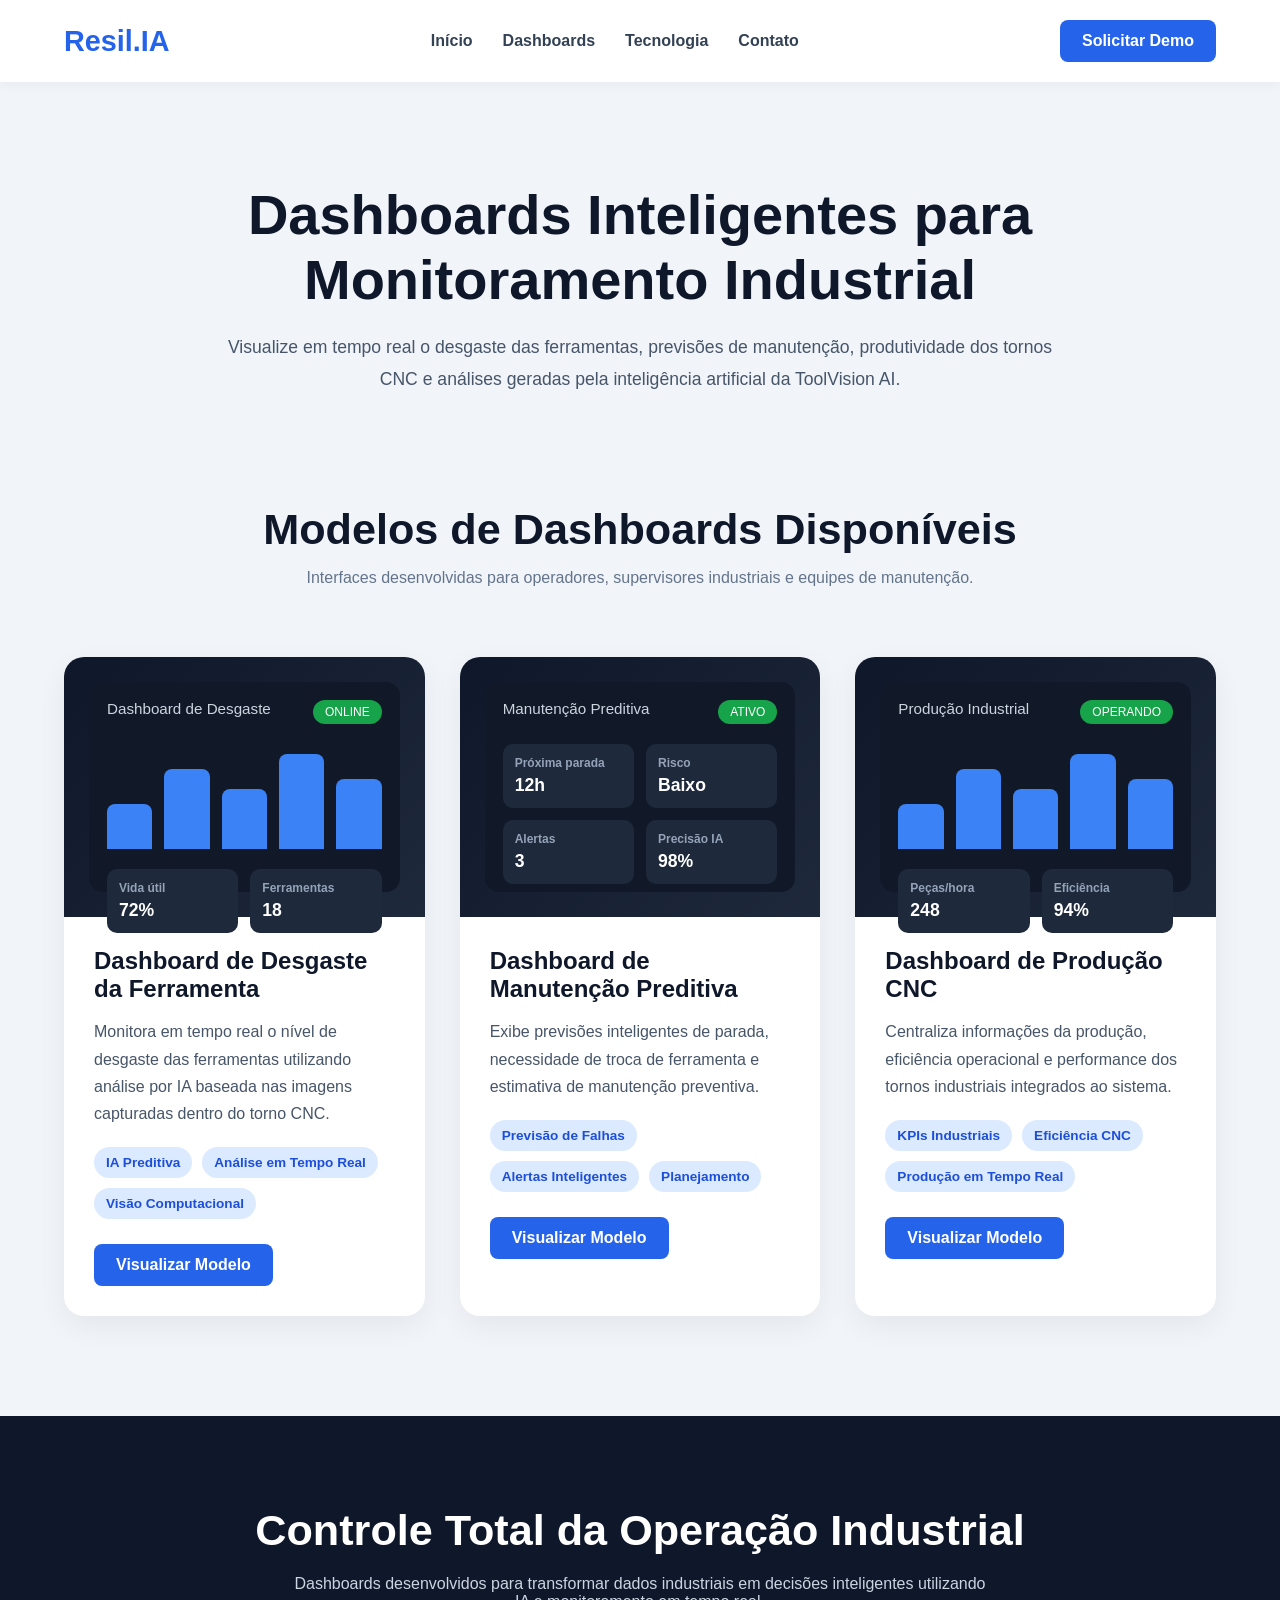
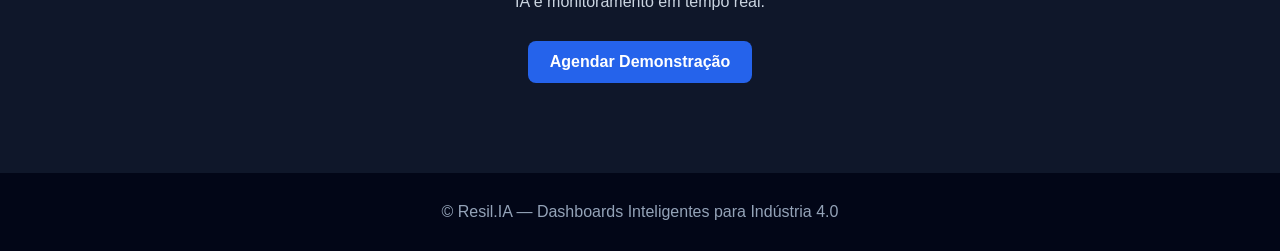
<file: dashboards.html>
<!DOCTYPE html>
<html lang="pt-BR">
<head>
  <meta charset="UTF-8">
  <meta name="viewport" content="width=device-width, initial-scale=1.0">
  <title>Resil.IA | Dashboards Inteligentes</title>
  <link rel="stylesheet" href="./dashboards.css">
</head>

<body>

  <!-- HEADER -->

  <header>

    <div class="container">

      <nav>

        <div class="logo">
          <span>Resil.IA</span>
        </div>

        <ul class="nav-links">
          <li><a href="#">Início</a></li>
          <li><a href="#">Dashboards</a></li>
          <li><a href="#">Tecnologia</a></li>
          <li><a href="#">Contato</a></li>
        </ul>

        <a href="#" class="btn">
          Solicitar Demo
        </a>

      </nav>

    </div>

  </header>

  <!-- HERO -->

  <section class="hero container">

    <h1>
      Dashboards Inteligentes para Monitoramento Industrial
    </h1>

    <p>
      Visualize em tempo real o desgaste das ferramentas,
      previsões de manutenção, produtividade dos tornos CNC
      e análises geradas pela inteligência artificial da ToolVision AI.
    </p>

  </section>

  <!-- DASHBOARDS -->

  <section class="dashboards">

    <div class="container">

      <div class="section-title">

        <h2>
          Modelos de Dashboards Disponíveis
        </h2>

        <p>
          Interfaces desenvolvidas para operadores,
          supervisores industriais e equipes de manutenção.
        </p>

      </div>

      <div class="dashboard-grid">

        <!-- DASHBOARD 1 -->

        <div class="dashboard-card">

          <div class="dashboard-preview">

            <div class="mock-window">

              <div class="mock-top">
                <div class="mock-title">
                  Dashboard de Desgaste
                </div>

                <div class="status">
                  ONLINE
                </div>
              </div>

              <div class="chart-bars">
                <div class="bar"></div>
                <div class="bar"></div>
                <div class="bar"></div>
                <div class="bar"></div>
                <div class="bar"></div>
              </div>

              <div class="metric-grid">

                <div class="metric">
                  <h4>Vida útil</h4>
                  <p>72%</p>
                </div>

                <div class="metric">
                  <h4>Ferramentas</h4>
                  <p>18</p>
                </div>

              </div>

            </div>

          </div>

          <div class="dashboard-content">

            <h2>
              Dashboard de Desgaste da Ferramenta
            </h2>

            <p>
              Monitora em tempo real o nível de desgaste
              das ferramentas utilizando análise por IA
              baseada nas imagens capturadas dentro do torno CNC.
            </p>

            <div class="features">
              <span class="tag">IA Preditiva</span>
              <span class="tag">Análise em Tempo Real</span>
              <span class="tag">Visão Computacional</span>
            </div>

            <a href="./desgaste/desgaste.html" class="btn">
              Visualizar Modelo
            </a>

          </div>

        </div>

        <!-- DASHBOARD 2 -->

        <div class="dashboard-card">

          <div class="dashboard-preview">

            <div class="mock-window">

              <div class="mock-top">
                <div class="mock-title">
                  Manutenção Preditiva
                </div>

                <div class="status">
                  ATIVO
                </div>
              </div>

              <div class="metric-grid">

                <div class="metric">
                  <h4>Próxima parada</h4>
                  <p>12h</p>
                </div>

                <div class="metric">
                  <h4>Risco</h4>
                  <p>Baixo</p>
                </div>

                <div class="metric">
                  <h4>Alertas</h4>
                  <p>3</p>
                </div>

                <div class="metric">
                  <h4>Precisão IA</h4>
                  <p>98%</p>
                </div>

              </div>

            </div>

          </div>

          <div class="dashboard-content">

            <h2>
              Dashboard de Manutenção Preditiva
            </h2>

            <p>
              Exibe previsões inteligentes de parada,
              necessidade de troca de ferramenta
              e estimativa de manutenção preventiva.
            </p>

            <div class="features">
              <span class="tag">Previsão de Falhas</span>
              <span class="tag">Alertas Inteligentes</span>
              <span class="tag">Planejamento</span>
            </div>

            <a href="./manutencao/manutencao.html" class="btn">
              Visualizar Modelo
            </a>

          </div>

        </div>

        <!-- DASHBOARD 3 -->

        <div class="dashboard-card">

          <div class="dashboard-preview">

            <div class="mock-window">

              <div class="mock-top">
                <div class="mock-title">
                  Produção Industrial
                </div>

                <div class="status">
                  OPERANDO
                </div>
              </div>

              <div class="chart-bars">
                <div class="bar"></div>
                <div class="bar"></div>
                <div class="bar"></div>
                <div class="bar"></div>
                <div class="bar"></div>
              </div>

              <div class="metric-grid">

                <div class="metric">
                  <h4>Peças/hora</h4>
                  <p>248</p>
                </div>

                <div class="metric">
                  <h4>Eficiência</h4>
                  <p>94%</p>
                </div>

              </div>

            </div>

          </div>

          <div class="dashboard-content">

            <h2>
              Dashboard de Produção CNC
            </h2>

            <p>
              Centraliza informações da produção,
              eficiência operacional e performance
              dos tornos industriais integrados ao sistema.
            </p>

            <div class="features">
              <span class="tag">KPIs Industriais</span>
              <span class="tag">Eficiência CNC</span>
              <span class="tag">Produção em Tempo Real</span>
            </div>

            <a href="./producao/producao.html" class="btn">
              Visualizar Modelo
            </a>

          </div>

        </div>

      </div>

    </div>

  </section>

  <!-- CTA -->

  <section class="cta">

    <div class="container">

      <h2>
        Controle Total da Operação Industrial
      </h2>

      <p>
        Dashboards desenvolvidos para transformar dados industriais
        em decisões inteligentes utilizando IA e monitoramento em tempo real.
      </p>

      <a href="#" class="btn">
        Agendar Demonstração
      </a>

    </div>

  </section>

  <!-- FOOTER -->

  <footer>

    <p>
      © Resil.IA — Dashboards Inteligentes para Indústria 4.0
    </p>

  </footer>

</body>
</html>
</file>
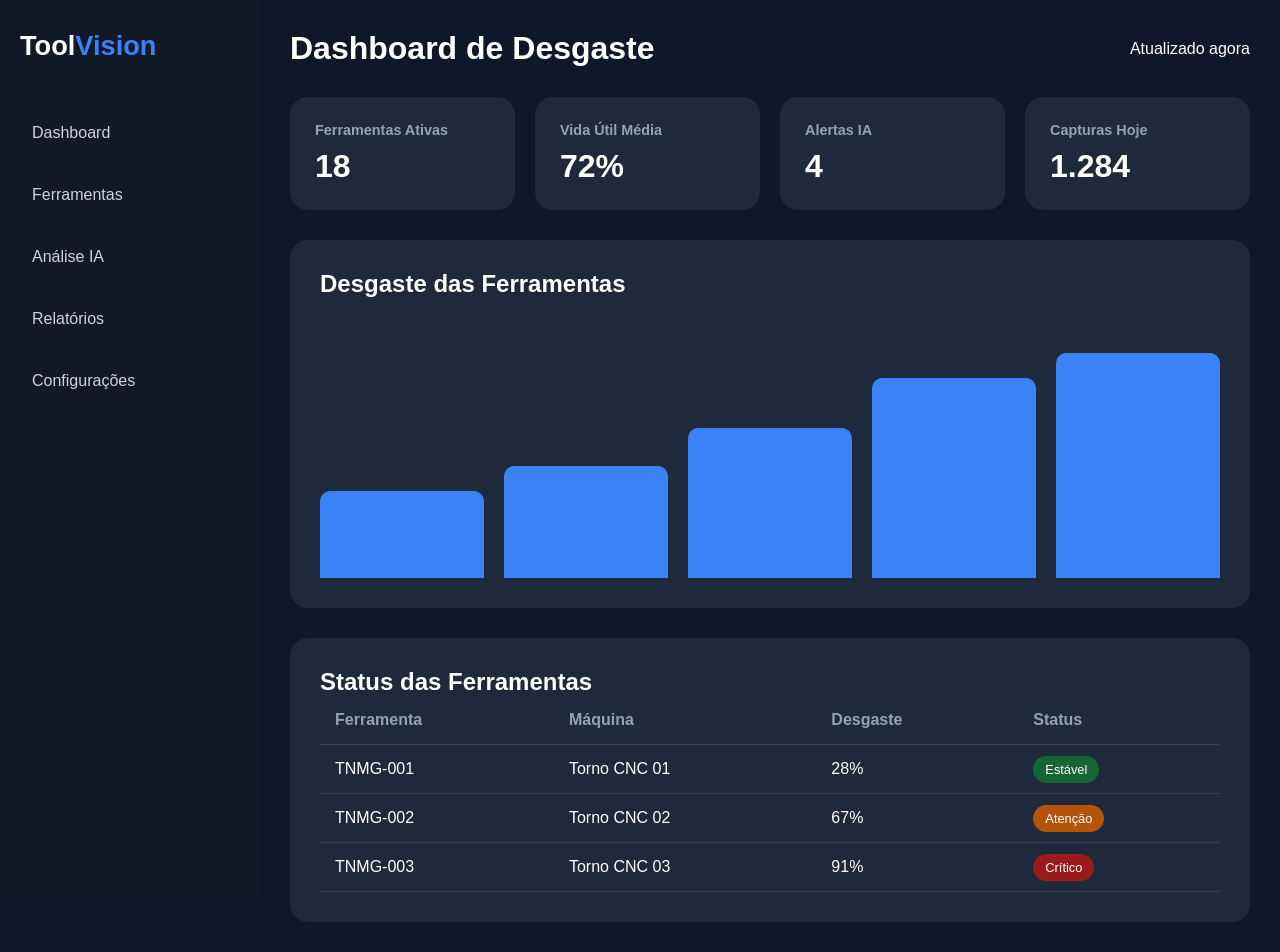
<file: desgaste/desgaste.html>
<!DOCTYPE html>
<html lang="pt-BR">
<head>
<meta charset="UTF-8">
<meta name="viewport" content="width=device-width, initial-scale=1.0">
<title>Dashboard de Desgaste</title>
<link rel="stylesheet" href="./desgaste.css">

</head>

<body>

<div class="sidebar">

  <div class="logo">
    Tool<span>Vision</span>
  </div>

  <ul class="menu">
    <li><a href="#">Dashboard</a></li>
    <li><a href="#">Ferramentas</a></li>
    <li><a href="#">Análise IA</a></li>
    <li><a href="#">Relatórios</a></li>
    <li><a href="#">Configurações</a></li>
  </ul>

</div>

<div class="main">

  <div class="topbar">
    <h1>Dashboard de Desgaste</h1>
    <p>Atualizado agora</p>
  </div>

  <div class="cards">

    <div class="card">
      <h3>Ferramentas Ativas</h3>
      <p>18</p>
    </div>

    <div class="card">
      <h3>Vida Útil Média</h3>
      <p>72%</p>
    </div>

    <div class="card">
      <h3>Alertas IA</h3>
      <p>4</p>
    </div>

    <div class="card">
      <h3>Capturas Hoje</h3>
      <p>1.284</p>
    </div>

  </div>

  <div class="chart">

    <h2>Desgaste das Ferramentas</h2>

    <div class="chart-bars">
      <div class="bar"></div>
      <div class="bar"></div>
      <div class="bar"></div>
      <div class="bar"></div>
      <div class="bar"></div>
    </div>

  </div>

  <div class="table">

    <h2>Status das Ferramentas</h2>

    <table>

      <thead>
        <tr>
          <th>Ferramenta</th>
          <th>Máquina</th>
          <th>Desgaste</th>
          <th>Status</th>
        </tr>
      </thead>

      <tbody>

        <tr>
          <td>TNMG-001</td>
          <td>Torno CNC 01</td>
          <td>28%</td>
          <td><span class="status good">Estável</span></td>
        </tr>

        <tr>
          <td>TNMG-002</td>
          <td>Torno CNC 02</td>
          <td>67%</td>
          <td><span class="status warning">Atenção</span></td>
        </tr>

        <tr>
          <td>TNMG-003</td>
          <td>Torno CNC 03</td>
          <td>91%</td>
          <td><span class="status danger">Crítico</span></td>
        </tr>

      </tbody>

    </table>

  </div>

</div>

</body>
</html>
</file>
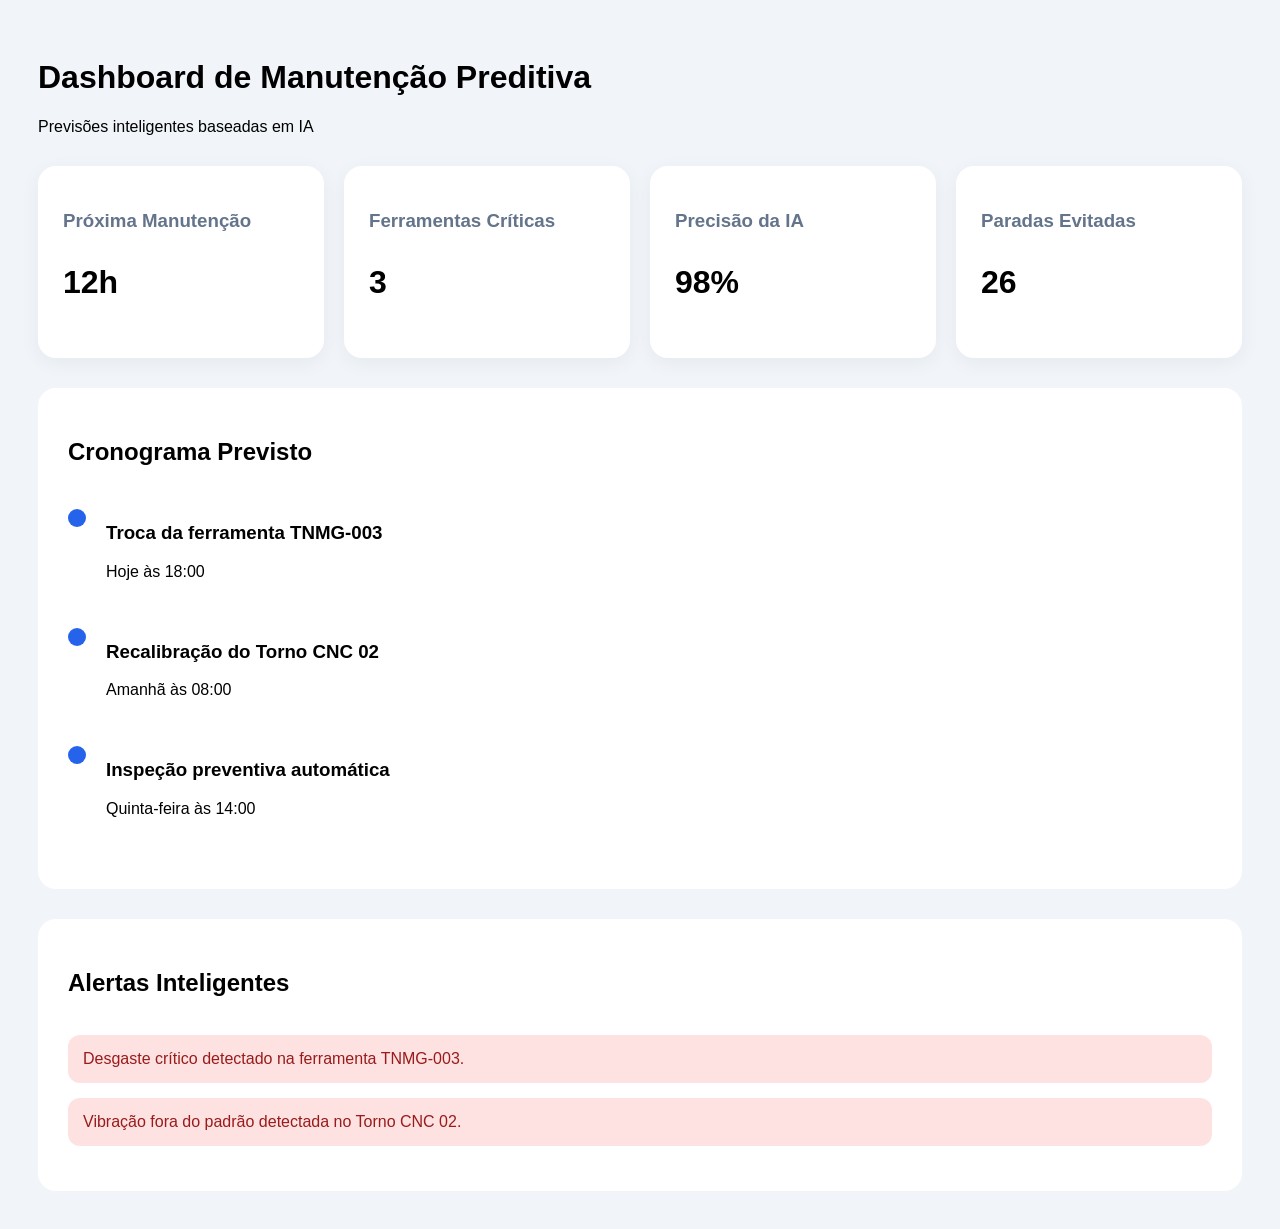
<file: manutencao/manutencao.html>
<!DOCTYPE html>
<html lang="pt-BR">
<head>
<meta charset="UTF-8">
<meta name="viewport" content="width=device-width, initial-scale=1.0">
<title>Manutenção Preditiva</title>
<link rel="stylesheet" href="./manutencao.css">
</head>

<body>

<div class="header">
  <h1>Dashboard de Manutenção Preditiva</h1>
  <p>Previsões inteligentes baseadas em IA</p>
</div>

<div class="grid">

  <div class="card">
    <h3>Próxima Manutenção</h3>
    <p>12h</p>
  </div>

  <div class="card">
    <h3>Ferramentas Críticas</h3>
    <p>3</p>
  </div>

  <div class="card">
    <h3>Precisão da IA</h3>
    <p>98%</p>
  </div>

  <div class="card">
    <h3>Paradas Evitadas</h3>
    <p>26</p>
  </div>

</div>

<div class="timeline">

  <h2>Cronograma Previsto</h2>

  <br>

  <div class="event">
    <div class="dot"></div>

    <div>
      <h3>Troca da ferramenta TNMG-003</h3>
      <p>Hoje às 18:00</p>
    </div>
  </div>

  <div class="event">
    <div class="dot"></div>

    <div>
      <h3>Recalibração do Torno CNC 02</h3>
      <p>Amanhã às 08:00</p>
    </div>
  </div>

  <div class="event">
    <div class="dot"></div>

    <div>
      <h3>Inspeção preventiva automática</h3>
      <p>Quinta-feira às 14:00</p>
    </div>
  </div>

</div>

<div class="alerts">

  <h2>Alertas Inteligentes</h2>

  <br>

  <div class="alert">
    Desgaste crítico detectado na ferramenta TNMG-003.
  </div>

  <div class="alert">
    Vibração fora do padrão detectada no Torno CNC 02.
  </div>

</div>

</body>
</html>
</file>
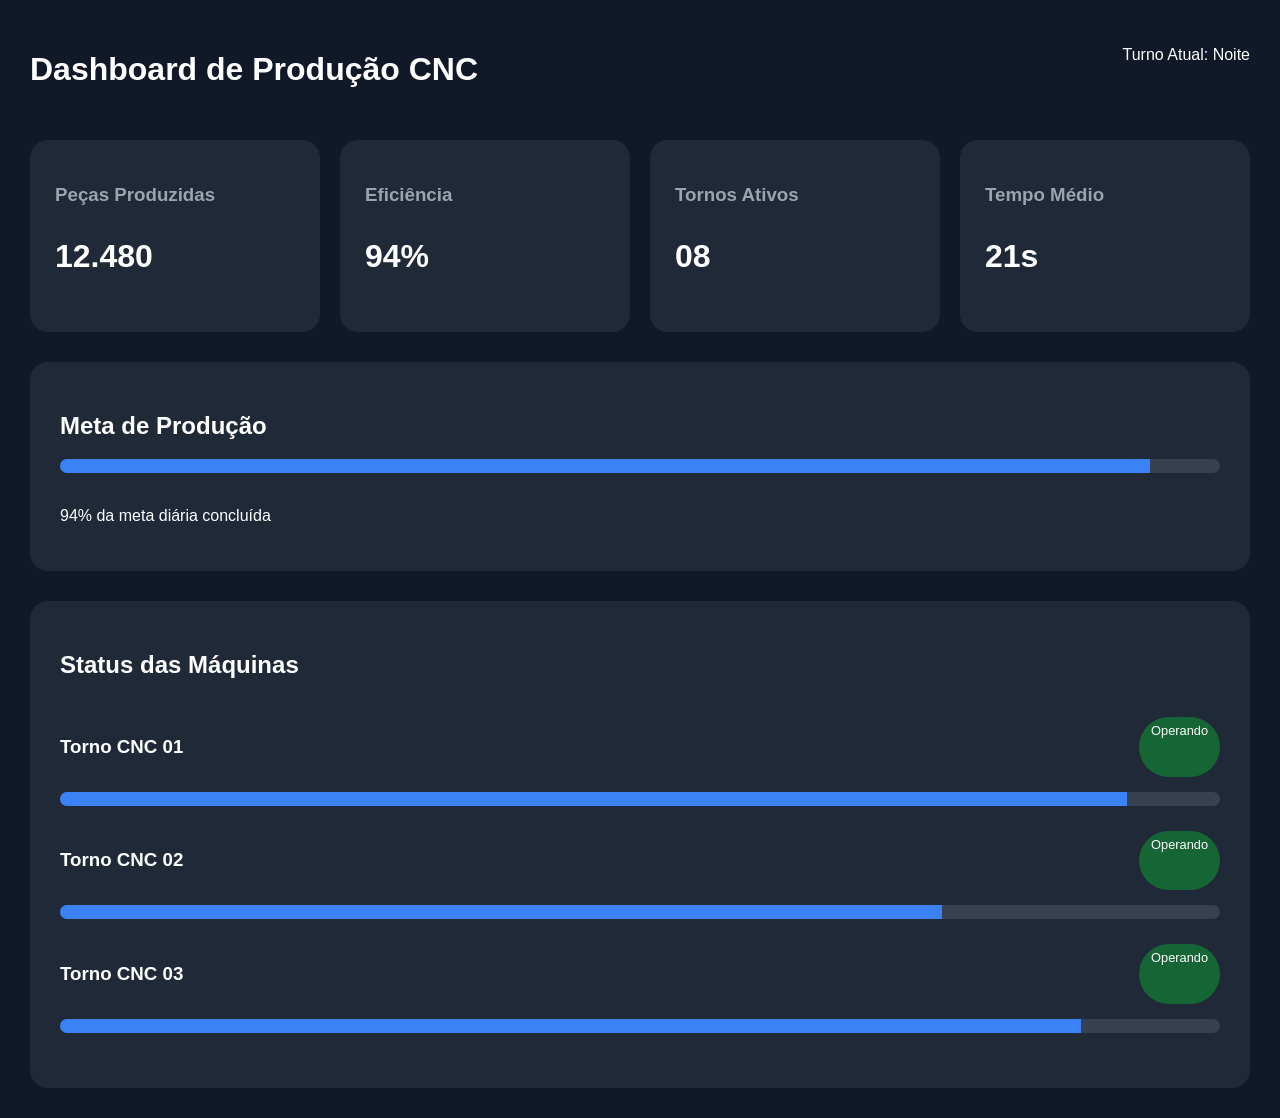
<file: producao/producao.html>
<!DOCTYPE html>
<html lang="pt-BR">
<head>
<meta charset="UTF-8">
<meta name="viewport" content="width=device-width, initial-scale=1.0">
<title>Produção CNC</title>
<link rel="stylesheet" href="./producao.css">
</head>

<body>

<div class="container">

  <div class="top">
    <h1>Dashboard de Produção CNC</h1>
    <p>Turno Atual: Noite</p>
  </div>

  <div class="grid">

    <div class="card">
      <h3>Peças Produzidas</h3>
      <p>12.480</p>
    </div>

    <div class="card">
      <h3>Eficiência</h3>
      <p>94%</p>
    </div>

    <div class="card">
      <h3>Tornos Ativos</h3>
      <p>08</p>
    </div>

    <div class="card">
      <h3>Tempo Médio</h3>
      <p>21s</p>
    </div>

  </div>

  <div class="production">

    <h2>Meta de Produção</h2>

    <div class="line">
      <div class="progress" style="width:94%"></div>
    </div>

    <br>

    <p>94% da meta diária concluída</p>

  </div>

  <div class="machines">

    <h2>Status das Máquinas</h2>

    <br>

    <div class="machine">

      <div class="machine-top">
        <h3>Torno CNC 01</h3>
        <span class="status">Operando</span>
      </div>

      <div class="line">
        <div class="progress" style="width:92%"></div>
      </div>

    </div>

    <div class="machine">

      <div class="machine-top">
        <h3>Torno CNC 02</h3>
        <span class="status">Operando</span>
      </div>

      <div class="line">
        <div class="progress" style="width:76%"></div>
      </div>

    </div>

    <div class="machine">

      <div class="machine-top">
        <h3>Torno CNC 03</h3>
        <span class="status">Operando</span>
      </div>

      <div class="line">
        <div class="progress" style="width:88%"></div>
      </div>

    </div>

  </div>

</div>

</body>
</html>
</file>
<file: dashboards.css>
*{
    margin:0;
    padding:0;
    box-sizing:border-box;
    font-family: Arial, Helvetica, sans-serif;
}

body{
    background:#f1f5f9;
    color:#0f172a;
}

.container{
    width:90%;
    max-width:1300px;
    margin:auto;
}

/* HEADER */

header{
    background:#ffffff;
    box-shadow:0 2px 12px rgba(0,0,0,0.05);
    position:sticky;
    top:0;
    z-index:1000;
}

nav{
    display:flex;
    justify-content:space-between;
    align-items:center;
    padding:20px 0;
}

.logo{
    font-size:1.8rem;
    font-weight:bold;
}

.logo span{
    color:#2563eb;
}

.nav-links{
    display:flex;
    gap:30px;
    list-style:none;
}

.nav-links a{
    text-decoration:none;
    color:#334155;
    font-weight:600;
    transition:0.3s;
}

.nav-links a:hover{
    color:#2563eb;
}

.btn{
    background:#2563eb;
    color:white;
    padding:12px 22px;
    border-radius:8px;
    text-decoration:none;
    font-weight:bold;
    transition:0.3s;
    display:inline-block;
}

.btn:hover{
    background:#1d4ed8;
}

/* HERO */

.hero{
    padding:100px 0 70px;
    text-align:center;
}

.hero h1{
    font-size:3.5rem;
    margin-bottom:20px;
}

.hero p{
    max-width:850px;
    margin:auto;
    color:#475569;
    font-size:1.1rem;
    line-height:1.8;
}

/* DASHBOARD GRID */

.dashboards{
    padding:40px 0 100px;
}

.dashboard-grid{
    display:grid;
    grid-template-columns:repeat(auto-fit, minmax(350px, 1fr));
    gap:35px;
}

.dashboard-card{
    background:white;
    border-radius:20px;
    overflow:hidden;
    box-shadow:0 10px 30px rgba(0,0,0,0.06);
    transition:0.3s;
}

.dashboard-card:hover{
    transform:translateY(-8px);
}

.dashboard-preview{
    background:linear-gradient(135deg,#0f172a,#1e293b);
    padding:25px;
    height:260px;
    position:relative;
}

.mock-window{
    background:#111827;
    border-radius:14px;
    padding:18px;
    height:100%;
    color:white;
}

.mock-top{
    display:flex;
    justify-content:space-between;
    margin-bottom:20px;
}

.mock-title{
    font-size:0.95rem;
    color:#cbd5e1;
}

.status{
    background:#16a34a;
    padding:5px 12px;
    border-radius:30px;
    font-size:0.75rem;
}

.chart-bars{
    display:flex;
    align-items:flex-end;
    gap:12px;
    height:100px;
    margin-top:25px;
}

.bar{
    flex:1;
    background:#3b82f6;
    border-radius:8px 8px 0 0;
}

.bar:nth-child(1){height:45%;}
.bar:nth-child(2){height:80%;}
.bar:nth-child(3){height:60%;}
.bar:nth-child(4){height:95%;}
.bar:nth-child(5){height:70%;}

.metric-grid{
    display:grid;
    grid-template-columns:1fr 1fr;
    gap:12px;
    margin-top:20px;
}

.metric{
    background:#1e293b;
    padding:12px;
    border-radius:10px;
}

.metric h4{
    font-size:0.75rem;
    color:#94a3b8;
    margin-bottom:5px;
}

.metric p{
    font-size:1.1rem;
    font-weight:bold;
}

.dashboard-content{
    padding:30px;
}

.dashboard-content h2{
    margin-bottom:15px;
    font-size:1.5rem;
}

.dashboard-content p{
    color:#475569;
    line-height:1.7;
    margin-bottom:20px;
}

.features{
    display:flex;
    flex-wrap:wrap;
    gap:10px;
    margin-bottom:25px;
}

.tag{
    background:#dbeafe;
    color:#1d4ed8;
    padding:8px 12px;
    border-radius:30px;
    font-size:0.85rem;
    font-weight:600;
}

/* SECTION */

.section-title{
    text-align:center;
    margin-bottom:70px;
}

.section-title h2{
    font-size:2.7rem;
    margin-bottom:15px;
}

.section-title p{
    color:#64748b;
    max-width:700px;
    margin:auto;
}

/* CTA */

.cta{
    background:#0f172a;
    color:white;
    text-align:center;
    padding:90px 20px;
}

.cta h2{
    font-size:2.7rem;
    margin-bottom:20px;
}

.cta p{
    max-width:700px;
    margin:auto auto 30px;
    color:#cbd5e1;
}

/* FOOTER */

footer{
    background:#020617;
    color:#94a3b8;
    text-align:center;
    padding:30px;
}

/* RESPONSIVO */

@media(max-width:768px){

    nav{
    flex-direction:column;
    gap:20px;
    }

    .nav-links{
    flex-wrap:wrap;
    justify-content:center;
    }

    .hero h1{
    font-size:2.5rem;
    }

}
</file>
<file: desgaste/desgaste.css>
*{
  margin:0;
  padding:0;
  box-sizing:border-box;
  font-family:Arial, Helvetica, sans-serif;
}

body{
  background:#0f172a;
  color:white;
  display:flex;
}

.sidebar{
  width:260px;
  height:100vh;
  background:#111827;
  padding:30px 20px;
  position:fixed;
}

.logo{
  font-size:1.7rem;
  font-weight:bold;
  margin-bottom:50px;
}

.logo span{
  color:#3b82f6;
}

.menu{
  list-style:none;
}

.menu li{
  margin-bottom:20px;
}

.menu a{
  color:#cbd5e1;
  text-decoration:none;
  font-size:1rem;
  display:block;
  padding:12px;
  border-radius:10px;
  transition:0.3s;
}

.menu a:hover{
  background:#1e293b;
}

.main{
  margin-left:260px;
  padding:30px;
  width:100%;
}

.topbar{
  display:flex;
  justify-content:space-between;
  align-items:center;
  margin-bottom:30px;
}

.cards{
  display:grid;
  grid-template-columns:repeat(auto-fit,minmax(220px,1fr));
  gap:20px;
  margin-bottom:30px;
}

.card{
  background:#1e293b;
  padding:25px;
  border-radius:18px;
}

.card h3{
  color:#94a3b8;
  margin-bottom:10px;
  font-size:0.9rem;
}

.card p{
  font-size:2rem;
  font-weight:bold;
}

.chart{
  background:#1e293b;
  padding:30px;
  border-radius:18px;
  margin-bottom:30px;
}

.chart-bars{
  display:flex;
  align-items:flex-end;
  gap:20px;
  height:250px;
  margin-top:30px;
}

.bar{
  flex:1;
  background:#3b82f6;
  border-radius:10px 10px 0 0;
}

.bar:nth-child(1){height:35%;}
.bar:nth-child(2){height:45%;}
.bar:nth-child(3){height:60%;}
.bar:nth-child(4){height:80%;}
.bar:nth-child(5){height:90%;}

.table{
  background:#1e293b;
  padding:30px;
  border-radius:18px;
}

table{
  width:100%;
  border-collapse:collapse;
}

th,td{
  padding:15px;
  text-align:left;
}

th{
  color:#94a3b8;
}

tr{
  border-bottom:1px solid #334155;
}

.status{
  padding:6px 12px;
  border-radius:30px;
  font-size:0.8rem;
}

.good{
  background:#166534;
}

.warning{
  background:#b45309;
}

.danger{
  background:#991b1b;
}
</file>
<file: manutencao/manutencao.css>
body{
  background:#f1f5f9;
  font-family:Arial;
  padding:30px;
}

.header{
  margin-bottom:30px;
}

.grid{
  display:grid;
  grid-template-columns:repeat(auto-fit,minmax(250px,1fr));
  gap:20px;
  margin-bottom:30px;
}

.card{
  background:white;
  padding:25px;
  border-radius:18px;
  box-shadow:0 5px 20px rgba(0,0,0,0.05);
}

.card h3{
  color:#64748b;
  margin-bottom:10px;
}

.card p{
  font-size:2rem;
  font-weight:bold;
}

.timeline{
  background:white;
  padding:30px;
  border-radius:18px;
  margin-bottom:30px;
}

.event{
  display:flex;
  gap:20px;
  margin-bottom:25px;
}

.dot{
  width:18px;
  height:18px;
  background:#2563eb;
  border-radius:50%;
  margin-top:6px;
}

.alerts{
  background:white;
  padding:30px;
  border-radius:18px;
}

.alert{
  background:#fee2e2;
  color:#991b1b;
  padding:15px;
  border-radius:12px;
  margin-bottom:15px;
}
</file>
<file: producao/producao.css>
body{
  margin:0;
  font-family:Arial;
  background:#111827;
  color:white;
}

.container{
  padding:30px;
}

.top{
  display:flex;
  justify-content:space-between;
  margin-bottom:30px;
}

.grid{
  display:grid;
  grid-template-columns:repeat(auto-fit,minmax(250px,1fr));
  gap:20px;
  margin-bottom:30px;
}

.card{
  background:#1f2937;
  padding:25px;
  border-radius:18px;
}

.card h3{
  color:#9ca3af;
  margin-bottom:10px;
}

.card p{
  font-size:2rem;
  font-weight:bold;
}

.production{
  background:#1f2937;
  padding:30px;
  border-radius:18px;
  margin-bottom:30px;
}

.line{
  height:14px;
  background:#374151;
  border-radius:30px;
  overflow:hidden;
  margin-top:15px;
}

.progress{
  height:100%;
  background:#3b82f6;
}

.machines{
  background:#1f2937;
  padding:30px;
  border-radius:18px;
}

.machine{
  margin-bottom:25px;
}

.machine-top{
  display:flex;
  justify-content:space-between;
  margin-bottom:10px;
}

.status{
  background:#166534;
  padding:6px 12px;
  border-radius:30px;
  font-size:0.8rem;
}
</file>
